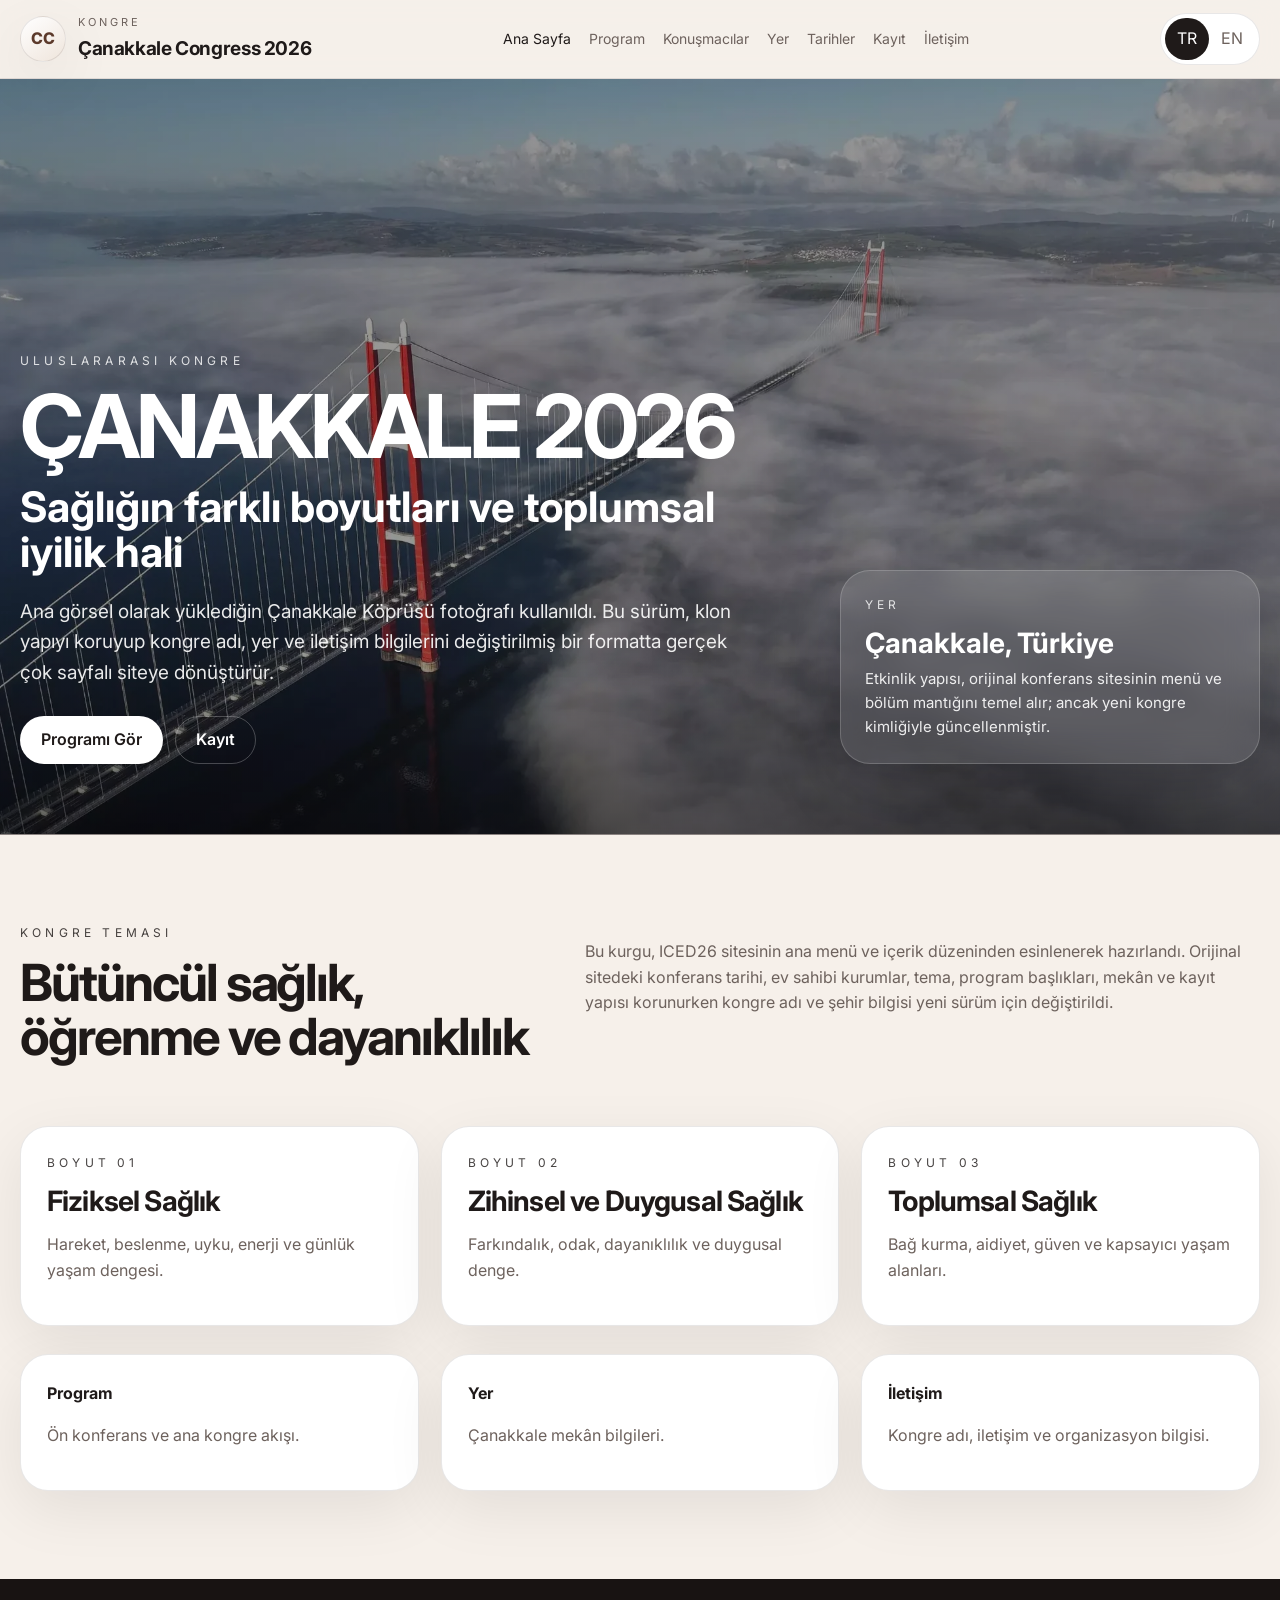
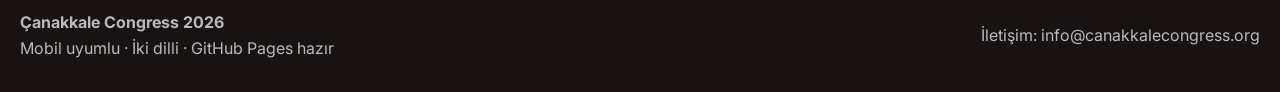
<file: index.html>
<!DOCTYPE html>
<html lang="tr" class="lang-tr">
<head>
  <meta charset="UTF-8" />
  <meta name="viewport" content="width=device-width, initial-scale=1.0" />
  <title>7th International Conference on
Different Aspects of Health</title>
  <meta name="description" content="Bilingual congress website template." />
  <link rel="preconnect" href="https://fonts.googleapis.com" />
  <link rel="preconnect" href="https://fonts.gstatic.com" crossorigin />
  <link href="https://fonts.googleapis.com/css2?family=Inter:wght@400;500;600;700;800&display=swap" rel="stylesheet" />
  <link rel="stylesheet" href="style.css" />
</head>
<body>
<header class="topbar">
  <div class="container topbar-inner">
    <a href="index.html" class="brand">
      <div class="brand-badge">CC</div>
      <div class="brand-text">
        <small><span data-lang-inline="tr">Kongre</span><span data-lang-inline="en">Congress</span></small>
        <strong>Çanakkale Congress 2026</strong>
      </div>
    </a>

    <nav class="desktop-nav">
      <a href="index.html" class="active"><span data-lang-inline="tr">Ana Sayfa</span><span data-lang-inline="en">Home</span></a>
      <a href="programme.html"><span data-lang-inline="tr">Program</span><span data-lang-inline="en">Programme</span></a>
      <a href="speakers.html"><span data-lang-inline="tr">Konuşmacılar</span><span data-lang-inline="en">Speakers</span></a>
      <a href="venue.html"><span data-lang-inline="tr">Yer</span><span data-lang-inline="en">Venue</span></a>
      <a href="dates.html"><span data-lang-inline="tr">Tarihler</span><span data-lang-inline="en">Dates</span></a>
      <a href="register.html"><span data-lang-inline="tr">Kayıt</span><span data-lang-inline="en">Register</span></a>
      <a href="contact.html"><span data-lang-inline="tr">İletişim</span><span data-lang-inline="en">Contact</span></a>
    </nav>

    <div class="topbar-actions">
      <div class="lang-switch" aria-label="Language switcher">
        <button id="langTR" class="active" type="button">TR</button>
        <button id="langEN" type="button">EN</button>
      </div>
      <button class="menu-toggle" id="menuToggle" type="button" aria-label="Menu">☰</button>
    </div>
  </div>

  <div class="container mobile-panel" id="mobilePanel">
    <nav>
      <a href="index.html"><span data-lang-inline="tr">Ana Sayfa</span><span data-lang-inline="en">Home</span></a>
      <a href="programme.html"><span data-lang-inline="tr">Program</span><span data-lang-inline="en">Programme</span></a>
      <a href="speakers.html"><span data-lang-inline="tr">Konuşmacılar</span><span data-lang-inline="en">Speakers</span></a>
      <a href="venue.html"><span data-lang-inline="tr">Yer</span><span data-lang-inline="en">Venue</span></a>
      <a href="dates.html"><span data-lang-inline="tr">Tarihler</span><span data-lang-inline="en">Dates</span></a>
      <a href="register.html"><span data-lang-inline="tr">Kayıt</span><span data-lang-inline="en">Register</span></a>
      <a href="contact.html"><span data-lang-inline="tr">İletişim</span><span data-lang-inline="en">Contact</span></a>
    </nav>
  </div>
</header>
<main>
  <section class="hero">
    <div class="container hero-inner">
      <div>
        <div class="eyebrow"><span data-lang-inline="tr">Uluslararası Kongre</span><span data-lang-inline="en">International Congress</span></div>
        <h1>ÇANAKKALE 2026</h1>
        <h2>
          <span data-lang="tr">Sağlığın farklı boyutları ve toplumsal iyilik hali</span>
          <span data-lang="en">Different dimensions of health and community wellbeing</span>
        </h2>
        <p>
          <span data-lang="tr">Ana görsel olarak yüklediğin Çanakkale Köprüsü fotoğrafı kullanıldı. Bu sürüm, klon yapıyı koruyup kongre adı, yer ve iletişim bilgilerini değiştirilmiş bir formatta gerçek çok sayfalı siteye dönüştürür.</span>
          <span data-lang="en">Your uploaded Çanakkale Bridge image is used as the hero visual. This version keeps the clone structure while turning the site into a real multi-page website with changed congress name, location, and contact details.</span>
        </p>
        <div class="hero-cta">
          <a class="btn btn-primary" href="programme.html"><span data-lang-inline="tr">Programı Gör</span><span data-lang-inline="en">View Programme</span></a>
          <a class="btn btn-secondary" href="register.html"><span data-lang-inline="tr">Kayıt</span><span data-lang-inline="en">Register</span></a>
        </div>
      </div>

      <aside class="hero-card">
        <div class="eyebrow"><span data-lang-inline="tr">Yer</span><span data-lang-inline="en">Location</span></div>
        <h3><span data-lang="tr">Çanakkale, Türkiye</span><span data-lang="en">Çanakkale, Türkiye</span></h3>
        <p>
          <span data-lang="tr">Etkinlik yapısı, orijinal konferans sitesinin menü ve bölüm mantığını temel alır; ancak yeni kongre kimliğiyle güncellenmiştir.</span>
          <span data-lang="en">The event structure follows the menu and section logic of the original conference site, but it is updated with a new congress identity.</span>
        </p>
      </aside>
    </div>
  </section>

  <section class="section">
    <div class="container">
      <div class="grid-2">
        <div class="section-head">
          <div class="eyebrow"><span data-lang-inline="tr">Kongre Teması</span><span data-lang-inline="en">Congress Theme</span></div>
          <h2><span data-lang="tr">Bütüncül sağlık, öğrenme ve dayanıklılık</span><span data-lang="en">Holistic health, learning, and resilience</span></h2>
        </div>
        <div>
          <p class="muted" data-lang="tr">Bu kurgu, ICED26 sitesinin ana menü ve içerik düzeninden esinlenerek hazırlandı. Orijinal sitedeki konferans tarihi, ev sahibi kurumlar, tema, program başlıkları, mekân ve kayıt yapısı korunurken kongre adı ve şehir bilgisi yeni sürüm için değiştirildi.</p>
          <p class="muted" data-lang="en">This setup is inspired by the main menu and content structure of the ICED26 website. The original site's conference timeline, hosting structure, theme hierarchy, programme, venue, and registration layout are preserved while the congress name and city have been changed for this version.</p>
        </div>
      </div>

      <div class="cards-3">
        <article class="card">
          <div class="eyebrow"><span data-lang-inline="tr">Boyut 01</span><span data-lang-inline="en">Dimension 01</span></div>
          <h3><span data-lang="tr">Fiziksel Sağlık</span><span data-lang="en">Physical Wellbeing</span></h3>
          <p><span data-lang="tr">Hareket, beslenme, uyku, enerji ve günlük yaşam dengesi.</span><span data-lang="en">Movement, nutrition, sleep, energy, and daily balance.</span></p>
        </article>
        <article class="card">
          <div class="eyebrow"><span data-lang-inline="tr">Boyut 02</span><span data-lang-inline="en">Dimension 02</span></div>
          <h3><span data-lang="tr">Zihinsel ve Duygusal Sağlık</span><span data-lang="en">Mental & Emotional Wellbeing</span></h3>
          <p><span data-lang="tr">Farkındalık, odak, dayanıklılık ve duygusal denge.</span><span data-lang="en">Awareness, focus, resilience, and emotional balance.</span></p>
        </article>
        <article class="card">
          <div class="eyebrow"><span data-lang-inline="tr">Boyut 03</span><span data-lang-inline="en">Dimension 03</span></div>
          <h3><span data-lang="tr">Toplumsal Sağlık</span><span data-lang="en">Community Wellbeing</span></h3>
          <p><span data-lang="tr">Bağ kurma, aidiyet, güven ve kapsayıcı yaşam alanları.</span><span data-lang="en">Connection, belonging, trust, and inclusive environments.</span></p>
        </article>
      </div>

      <div class="page-links" style="margin-top:28px;">
        <a href="programme.html" class="page-link"><strong><span data-lang-inline="tr">Program</span><span data-lang-inline="en">Programme</span></strong><p class="muted"><span data-lang="tr">Ön konferans ve ana kongre akışı.</span><span data-lang="en">Pre-conference and main congress flow.</span></p></a>
        <a href="venue.html" class="page-link"><strong><span data-lang-inline="tr">Yer</span><span data-lang-inline="en">Venue</span></strong><p class="muted"><span data-lang="tr">Çanakkale mekân bilgileri.</span><span data-lang="en">Çanakkale venue details.</span></p></a>
        <a href="contact.html" class="page-link"><strong><span data-lang-inline="tr">İletişim</span><span data-lang-inline="en">Contact</span></strong><p class="muted"><span data-lang="tr">Kongre adı, iletişim ve organizasyon bilgisi.</span><span data-lang="en">Congress name, contact, and organization details.</span></p></a>
      </div>
    </div>
  </section>
</main>
<footer class="footer">
  <div class="container footer-inner">
    <div>
      <strong>Çanakkale Congress 2026</strong>
      <div><span data-lang-inline="tr">Mobil uyumlu · İki dilli · GitHub Pages hazır</span><span data-lang-inline="en">Responsive · Bilingual · GitHub Pages ready</span></div>
    </div>
    <div><span data-lang-inline="tr">İletişim: info@canakkalecongress.org</span><span data-lang-inline="en">Contact: info@canakkalecongress.org</span></div>
  </div>
</footer>
<script src="script.js"></script>
</body>
</html>
</file>
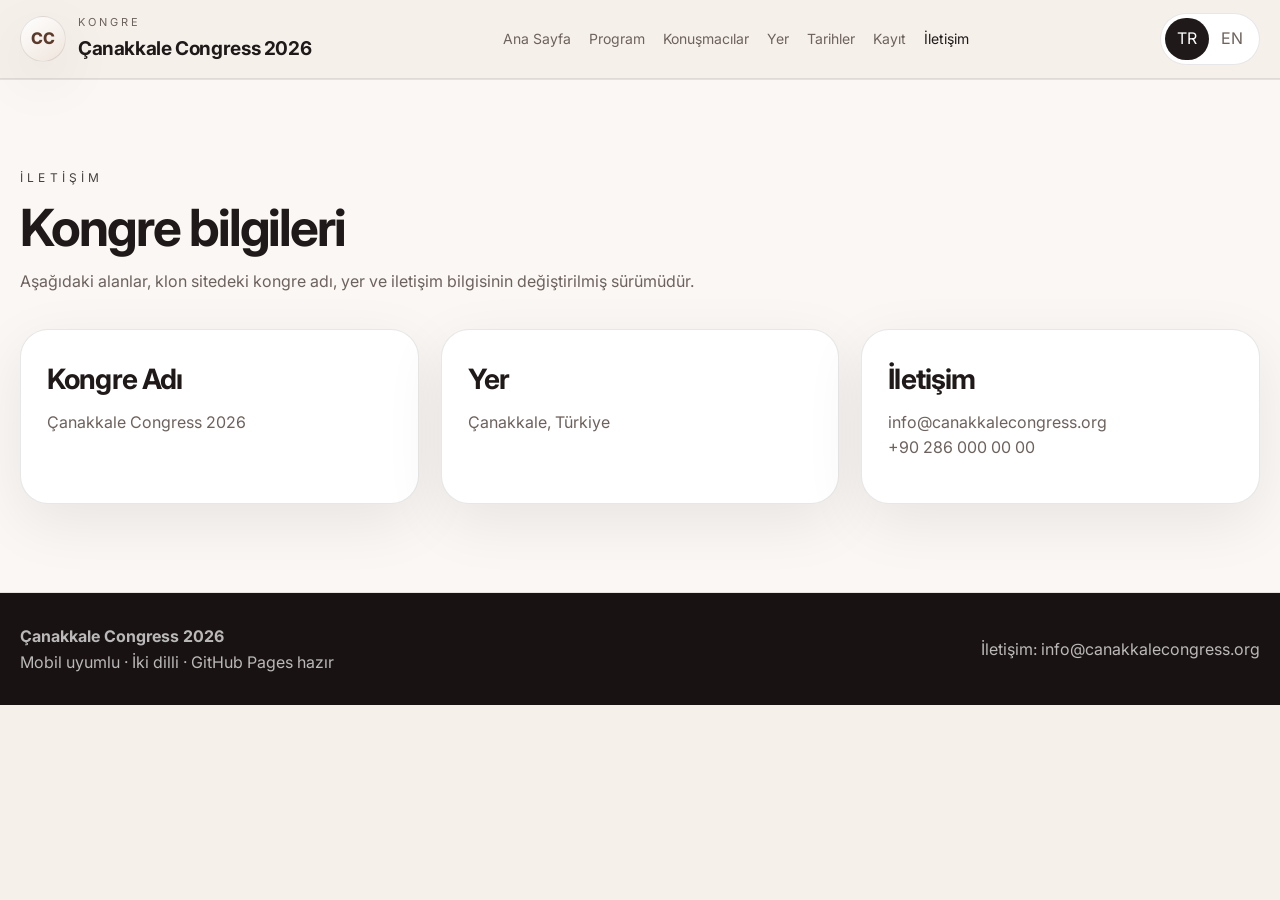
<file: contact.html>
<!DOCTYPE html>
<html lang="tr" class="lang-tr">
<head>
  <meta charset="UTF-8" />
  <meta name="viewport" content="width=device-width, initial-scale=1.0" />
  <title>Contact - Çanakkale Congress 2026</title>
  <meta name="description" content="Bilingual congress website template." />
  <link rel="preconnect" href="https://fonts.googleapis.com" />
  <link rel="preconnect" href="https://fonts.gstatic.com" crossorigin />
  <link href="https://fonts.googleapis.com/css2?family=Inter:wght@400;500;600;700;800&display=swap" rel="stylesheet" />
  <link rel="stylesheet" href="style.css" />
</head>
<body>
<header class="topbar">
  <div class="container topbar-inner">
    <a href="index.html" class="brand">
      <div class="brand-badge">CC</div>
      <div class="brand-text">
        <small><span data-lang-inline="tr">Kongre</span><span data-lang-inline="en">Congress</span></small>
        <strong>Çanakkale Congress 2026</strong>
      </div>
    </a>

    <nav class="desktop-nav">
      <a href="index.html"><span data-lang-inline="tr">Ana Sayfa</span><span data-lang-inline="en">Home</span></a>
      <a href="programme.html"><span data-lang-inline="tr">Program</span><span data-lang-inline="en">Programme</span></a>
      <a href="speakers.html"><span data-lang-inline="tr">Konuşmacılar</span><span data-lang-inline="en">Speakers</span></a>
      <a href="venue.html"><span data-lang-inline="tr">Yer</span><span data-lang-inline="en">Venue</span></a>
      <a href="dates.html"><span data-lang-inline="tr">Tarihler</span><span data-lang-inline="en">Dates</span></a>
      <a href="register.html"><span data-lang-inline="tr">Kayıt</span><span data-lang-inline="en">Register</span></a>
      <a href="contact.html" class="active"><span data-lang-inline="tr">İletişim</span><span data-lang-inline="en">Contact</span></a>
    </nav>

    <div class="topbar-actions">
      <div class="lang-switch" aria-label="Language switcher">
        <button id="langTR" class="active" type="button">TR</button>
        <button id="langEN" type="button">EN</button>
      </div>
      <button class="menu-toggle" id="menuToggle" type="button" aria-label="Menu">☰</button>
    </div>
  </div>

  <div class="container mobile-panel" id="mobilePanel">
    <nav>
      <a href="index.html"><span data-lang-inline="tr">Ana Sayfa</span><span data-lang-inline="en">Home</span></a>
      <a href="programme.html"><span data-lang-inline="tr">Program</span><span data-lang-inline="en">Programme</span></a>
      <a href="speakers.html"><span data-lang-inline="tr">Konuşmacılar</span><span data-lang-inline="en">Speakers</span></a>
      <a href="venue.html"><span data-lang-inline="tr">Yer</span><span data-lang-inline="en">Venue</span></a>
      <a href="dates.html"><span data-lang-inline="tr">Tarihler</span><span data-lang-inline="en">Dates</span></a>
      <a href="register.html"><span data-lang-inline="tr">Kayıt</span><span data-lang-inline="en">Register</span></a>
      <a href="contact.html"><span data-lang-inline="tr">İletişim</span><span data-lang-inline="en">Contact</span></a>
    </nav>
  </div>
</header>
<main class="section alt">
  <div class="container">
    <div class="section-head">
      <div class="eyebrow"><span data-lang-inline="tr">İletişim</span><span data-lang-inline="en">Contact</span></div>
      <h2><span data-lang="tr">Kongre bilgileri</span><span data-lang="en">Congress details</span></h2>
      <p><span data-lang="tr">Aşağıdaki alanlar, klon sitedeki kongre adı, yer ve iletişim bilgisinin değiştirilmiş sürümüdür.</span><span data-lang="en">The fields below are the changed versions of the congress name, location, and contact details from the cloned site.</span></p>
    </div>

    <div class="cards-3">
      <article class="card">
        <h3><span data-lang="tr">Kongre Adı</span><span data-lang="en">Congress Name</span></h3>
        <p>Çanakkale Congress 2026</p>
      </article>
      <article class="card">
        <h3><span data-lang="tr">Yer</span><span data-lang="en">Location</span></h3>
        <p><span data-lang="tr">Çanakkale, Türkiye</span><span data-lang="en">Çanakkale, Türkiye</span></p>
      </article>
      <article class="card">
        <h3><span data-lang="tr">İletişim</span><span data-lang="en">Contact</span></h3>
        <p>info@canakkalecongress.org<br />+90 286 000 00 00</p>
      </article>
    </div>
  </div>
</main>
<footer class="footer">
  <div class="container footer-inner">
    <div>
      <strong>Çanakkale Congress 2026</strong>
      <div><span data-lang-inline="tr">Mobil uyumlu · İki dilli · GitHub Pages hazır</span><span data-lang-inline="en">Responsive · Bilingual · GitHub Pages ready</span></div>
    </div>
    <div><span data-lang-inline="tr">İletişim: info@canakkalecongress.org</span><span data-lang-inline="en">Contact: info@canakkalecongress.org</span></div>
  </div>
</footer>
<script src="script.js"></script>
</body>
</html>
</file>
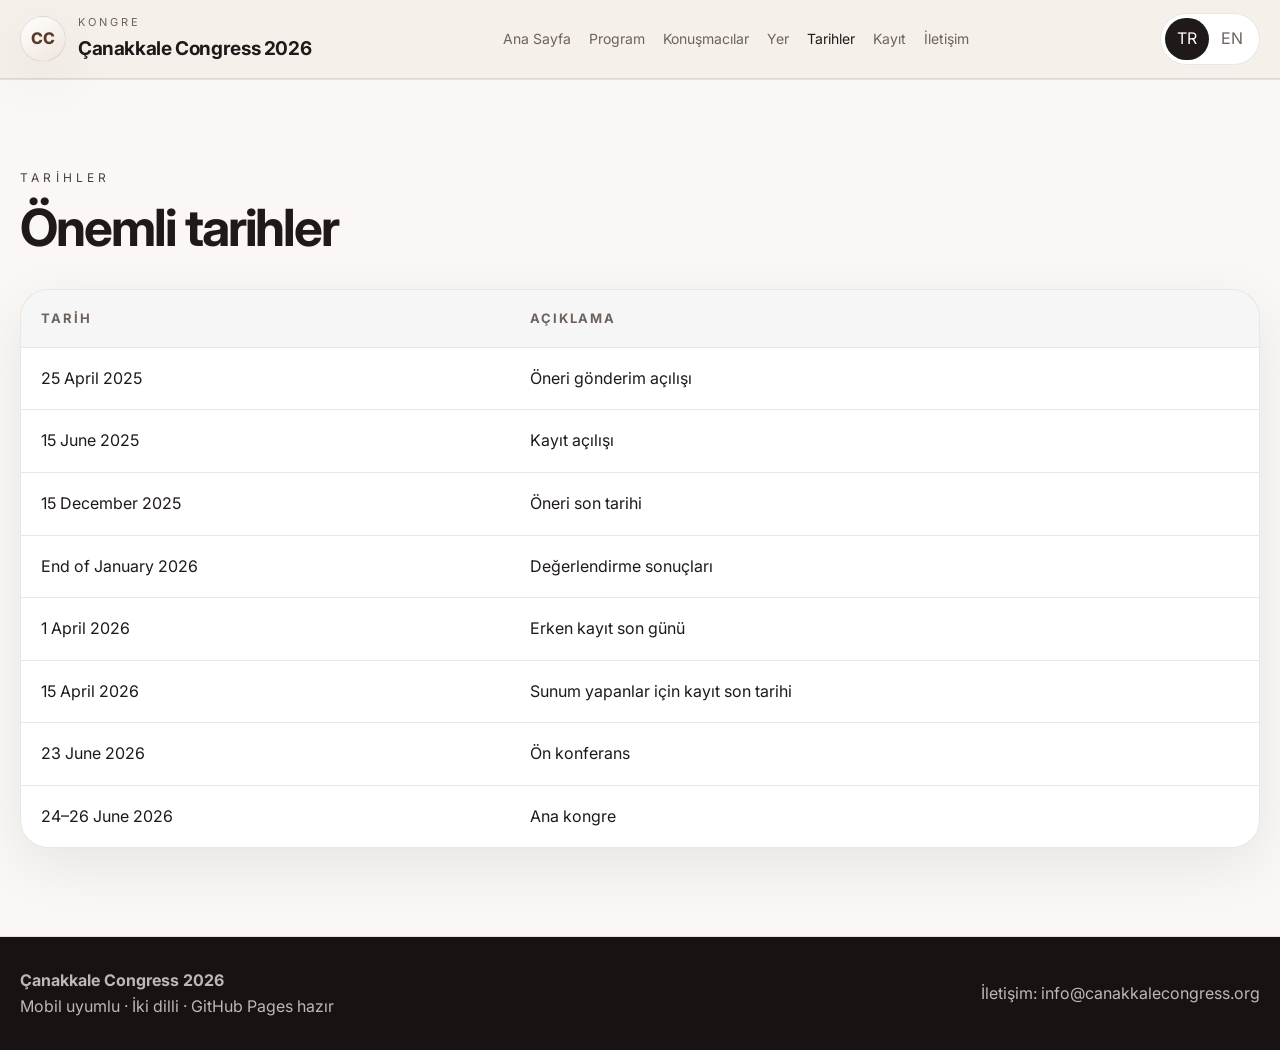
<file: dates.html>
<!DOCTYPE html>
<html lang="tr" class="lang-tr">
<head>
  <meta charset="UTF-8" />
  <meta name="viewport" content="width=device-width, initial-scale=1.0" />
  <title>Dates - Çanakkale Congress 2026</title>
  <meta name="description" content="Bilingual congress website template." />
  <link rel="preconnect" href="https://fonts.googleapis.com" />
  <link rel="preconnect" href="https://fonts.gstatic.com" crossorigin />
  <link href="https://fonts.googleapis.com/css2?family=Inter:wght@400;500;600;700;800&display=swap" rel="stylesheet" />
  <link rel="stylesheet" href="style.css" />
</head>
<body>
<header class="topbar">
  <div class="container topbar-inner">
    <a href="index.html" class="brand">
      <div class="brand-badge">CC</div>
      <div class="brand-text">
        <small><span data-lang-inline="tr">Kongre</span><span data-lang-inline="en">Congress</span></small>
        <strong>Çanakkale Congress 2026</strong>
      </div>
    </a>

    <nav class="desktop-nav">
      <a href="index.html"><span data-lang-inline="tr">Ana Sayfa</span><span data-lang-inline="en">Home</span></a>
      <a href="programme.html"><span data-lang-inline="tr">Program</span><span data-lang-inline="en">Programme</span></a>
      <a href="speakers.html"><span data-lang-inline="tr">Konuşmacılar</span><span data-lang-inline="en">Speakers</span></a>
      <a href="venue.html"><span data-lang-inline="tr">Yer</span><span data-lang-inline="en">Venue</span></a>
      <a href="dates.html" class="active"><span data-lang-inline="tr">Tarihler</span><span data-lang-inline="en">Dates</span></a>
      <a href="register.html"><span data-lang-inline="tr">Kayıt</span><span data-lang-inline="en">Register</span></a>
      <a href="contact.html"><span data-lang-inline="tr">İletişim</span><span data-lang-inline="en">Contact</span></a>
    </nav>

    <div class="topbar-actions">
      <div class="lang-switch" aria-label="Language switcher">
        <button id="langTR" class="active" type="button">TR</button>
        <button id="langEN" type="button">EN</button>
      </div>
      <button class="menu-toggle" id="menuToggle" type="button" aria-label="Menu">☰</button>
    </div>
  </div>

  <div class="container mobile-panel" id="mobilePanel">
    <nav>
      <a href="index.html"><span data-lang-inline="tr">Ana Sayfa</span><span data-lang-inline="en">Home</span></a>
      <a href="programme.html"><span data-lang-inline="tr">Program</span><span data-lang-inline="en">Programme</span></a>
      <a href="speakers.html"><span data-lang-inline="tr">Konuşmacılar</span><span data-lang-inline="en">Speakers</span></a>
      <a href="venue.html"><span data-lang-inline="tr">Yer</span><span data-lang-inline="en">Venue</span></a>
      <a href="dates.html"><span data-lang-inline="tr">Tarihler</span><span data-lang-inline="en">Dates</span></a>
      <a href="register.html"><span data-lang-inline="tr">Kayıt</span><span data-lang-inline="en">Register</span></a>
      <a href="contact.html"><span data-lang-inline="tr">İletişim</span><span data-lang-inline="en">Contact</span></a>
    </nav>
  </div>
</header>
<main class="section alt">
  <div class="container">
    <div class="section-head">
      <div class="eyebrow"><span data-lang-inline="tr">Tarihler</span><span data-lang-inline="en">Dates</span></div>
      <h2><span data-lang="tr">Önemli tarihler</span><span data-lang="en">Important dates</span></h2>
    </div>

    <div class="table-wrap">
      <table>
        <thead>
          <tr>
            <th><span data-lang-inline="tr">Tarih</span><span data-lang-inline="en">Date</span></th>
            <th><span data-lang-inline="tr">Açıklama</span><span data-lang-inline="en">Description</span></th>
          </tr>
        </thead>
        <tbody>
          <tr><td>25 April 2025</td><td><span data-lang="tr">Öneri gönderim açılışı</span><span data-lang="en">Proposal submission opens</span></td></tr>
          <tr><td>15 June 2025</td><td><span data-lang="tr">Kayıt açılışı</span><span data-lang="en">Registration opens</span></td></tr>
          <tr><td>15 December 2025</td><td><span data-lang="tr">Öneri son tarihi</span><span data-lang="en">Proposal submission deadline</span></td></tr>
          <tr><td>End of January 2026</td><td><span data-lang="tr">Değerlendirme sonuçları</span><span data-lang="en">Evaluation results and acceptance notices</span></td></tr>
          <tr><td>1 April 2026</td><td><span data-lang="tr">Erken kayıt son günü</span><span data-lang="en">Early bird deadline</span></td></tr>
          <tr><td>15 April 2026</td><td><span data-lang="tr">Sunum yapanlar için kayıt son tarihi</span><span data-lang="en">Presenter registration deadline</span></td></tr>
          <tr><td>23 June 2026</td><td><span data-lang="tr">Ön konferans</span><span data-lang="en">Pre-conference</span></td></tr>
          <tr><td>24–26 June 2026</td><td><span data-lang="tr">Ana kongre</span><span data-lang="en">Main congress</span></td></tr>
        </tbody>
      </table>
    </div>
  </div>
</main>
<footer class="footer">
  <div class="container footer-inner">
    <div>
      <strong>Çanakkale Congress 2026</strong>
      <div><span data-lang-inline="tr">Mobil uyumlu · İki dilli · GitHub Pages hazır</span><span data-lang-inline="en">Responsive · Bilingual · GitHub Pages ready</span></div>
    </div>
    <div><span data-lang-inline="tr">İletişim: info@canakkalecongress.org</span><span data-lang-inline="en">Contact: info@canakkalecongress.org</span></div>
  </div>
</footer>
<script src="script.js"></script>
</body>
</html>
</file>
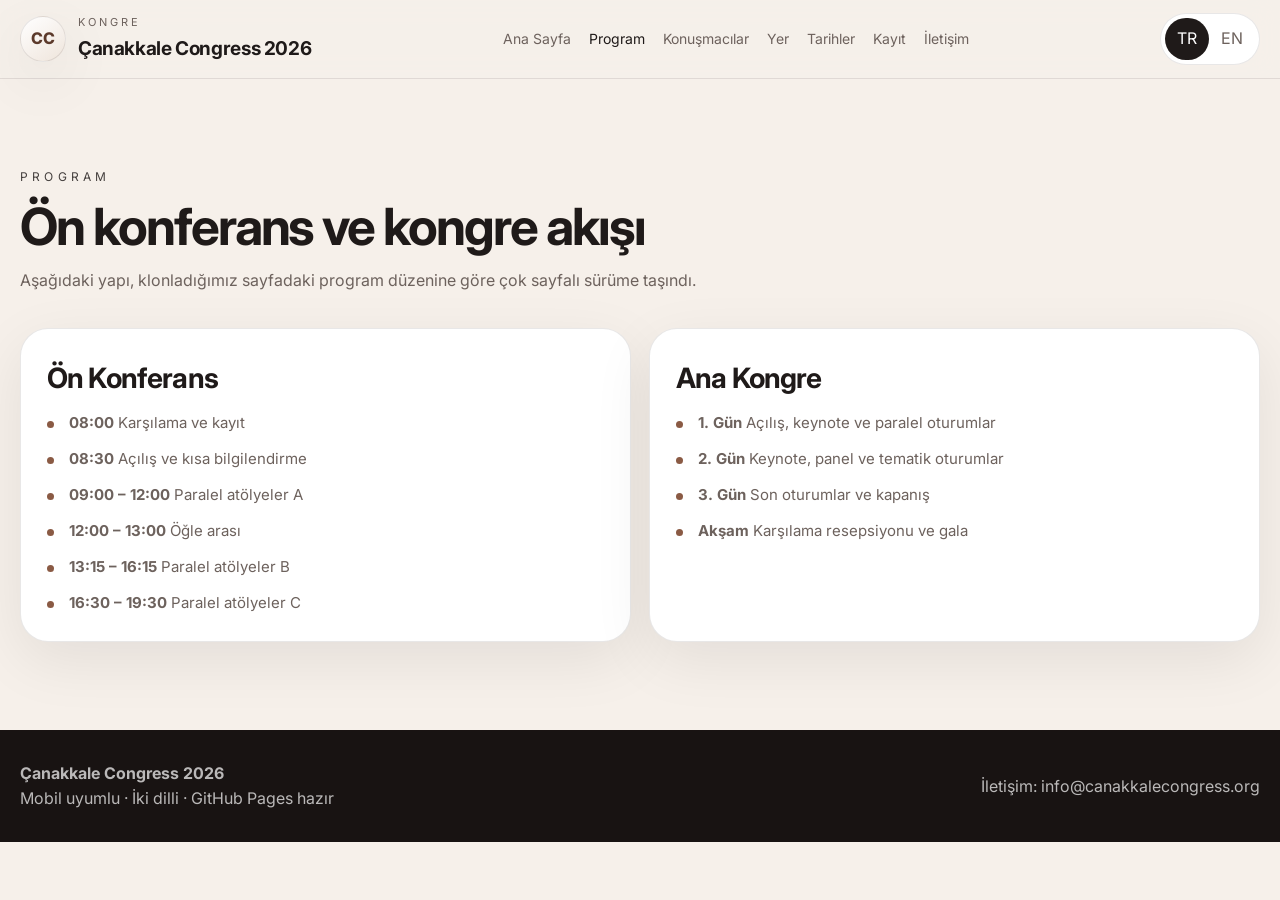
<file: programme.html>
<!DOCTYPE html>
<html lang="tr" class="lang-tr">
<head>
  <meta charset="UTF-8" />
  <meta name="viewport" content="width=device-width, initial-scale=1.0" />
  <title>Programme - Çanakkale Congress 2026</title>
  <meta name="description" content="Bilingual congress website template." />
  <link rel="preconnect" href="https://fonts.googleapis.com" />
  <link rel="preconnect" href="https://fonts.gstatic.com" crossorigin />
  <link href="https://fonts.googleapis.com/css2?family=Inter:wght@400;500;600;700;800&display=swap" rel="stylesheet" />
  <link rel="stylesheet" href="style.css" />
</head>
<body>
<header class="topbar">
  <div class="container topbar-inner">
    <a href="index.html" class="brand">
      <div class="brand-badge">CC</div>
      <div class="brand-text">
        <small><span data-lang-inline="tr">Kongre</span><span data-lang-inline="en">Congress</span></small>
        <strong>Çanakkale Congress 2026</strong>
      </div>
    </a>

    <nav class="desktop-nav">
      <a href="index.html"><span data-lang-inline="tr">Ana Sayfa</span><span data-lang-inline="en">Home</span></a>
      <a href="programme.html" class="active"><span data-lang-inline="tr">Program</span><span data-lang-inline="en">Programme</span></a>
      <a href="speakers.html"><span data-lang-inline="tr">Konuşmacılar</span><span data-lang-inline="en">Speakers</span></a>
      <a href="venue.html"><span data-lang-inline="tr">Yer</span><span data-lang-inline="en">Venue</span></a>
      <a href="dates.html"><span data-lang-inline="tr">Tarihler</span><span data-lang-inline="en">Dates</span></a>
      <a href="register.html"><span data-lang-inline="tr">Kayıt</span><span data-lang-inline="en">Register</span></a>
      <a href="contact.html"><span data-lang-inline="tr">İletişim</span><span data-lang-inline="en">Contact</span></a>
    </nav>

    <div class="topbar-actions">
      <div class="lang-switch" aria-label="Language switcher">
        <button id="langTR" class="active" type="button">TR</button>
        <button id="langEN" type="button">EN</button>
      </div>
      <button class="menu-toggle" id="menuToggle" type="button" aria-label="Menu">☰</button>
    </div>
  </div>

  <div class="container mobile-panel" id="mobilePanel">
    <nav>
      <a href="index.html"><span data-lang-inline="tr">Ana Sayfa</span><span data-lang-inline="en">Home</span></a>
      <a href="programme.html"><span data-lang-inline="tr">Program</span><span data-lang-inline="en">Programme</span></a>
      <a href="speakers.html"><span data-lang-inline="tr">Konuşmacılar</span><span data-lang-inline="en">Speakers</span></a>
      <a href="venue.html"><span data-lang-inline="tr">Yer</span><span data-lang-inline="en">Venue</span></a>
      <a href="dates.html"><span data-lang-inline="tr">Tarihler</span><span data-lang-inline="en">Dates</span></a>
      <a href="register.html"><span data-lang-inline="tr">Kayıt</span><span data-lang-inline="en">Register</span></a>
      <a href="contact.html"><span data-lang-inline="tr">İletişim</span><span data-lang-inline="en">Contact</span></a>
    </nav>
  </div>
</header>
<main class="section">
  <div class="container">
    <div class="section-head">
      <div class="eyebrow"><span data-lang-inline="tr">Program</span><span data-lang-inline="en">Programme</span></div>
      <h2><span data-lang="tr">Ön konferans ve kongre akışı</span><span data-lang="en">Pre-conference and congress flow</span></h2>
      <p><span data-lang="tr">Aşağıdaki yapı, klonladığımız sayfadaki program düzenine göre çok sayfalı sürüme taşındı.</span><span data-lang="en">The structure below carries the programme layout from the cloned site into a real multi-page version.</span></p>
    </div>

    <div class="schedule">
      <article class="card">
        <h3><span data-lang="tr">Ön Konferans</span><span data-lang="en">Pre-Conference</span></h3>
        <ul class="list">
          <li><span class="dot"></span><span><strong>08:00</strong> <span data-lang-inline="tr">Karşılama ve kayıt</span><span data-lang-inline="en">Welcome and registration</span></span></li>
          <li><span class="dot"></span><span><strong>08:30</strong> <span data-lang-inline="tr">Açılış ve kısa bilgilendirme</span><span data-lang-inline="en">Opening and brief instructions</span></span></li>
          <li><span class="dot"></span><span><strong>09:00 – 12:00</strong> <span data-lang-inline="tr">Paralel atölyeler A</span><span data-lang-inline="en">Parallel workshops A</span></span></li>
          <li><span class="dot"></span><span><strong>12:00 – 13:00</strong> <span data-lang-inline="tr">Öğle arası</span><span data-lang-inline="en">Lunch</span></span></li>
          <li><span class="dot"></span><span><strong>13:15 – 16:15</strong> <span data-lang-inline="tr">Paralel atölyeler B</span><span data-lang-inline="en">Parallel workshops B</span></span></li>
          <li><span class="dot"></span><span><strong>16:30 – 19:30</strong> <span data-lang-inline="tr">Paralel atölyeler C</span><span data-lang-inline="en">Parallel workshops C</span></span></li>
        </ul>
      </article>

      <article class="card">
        <h3><span data-lang="tr">Ana Kongre</span><span data-lang="en">Main Congress</span></h3>
        <ul class="list">
          <li><span class="dot"></span><span><strong>1. Gün</strong> <span data-lang-inline="tr">Açılış, keynote ve paralel oturumlar</span><span data-lang-inline="en">Opening, keynote, and parallel sessions</span></span></li>
          <li><span class="dot"></span><span><strong>2. Gün</strong> <span data-lang-inline="tr">Keynote, panel ve tematik oturumlar</span><span data-lang-inline="en">Keynote, panel, and thematic sessions</span></span></li>
          <li><span class="dot"></span><span><strong>3. Gün</strong> <span data-lang-inline="tr">Son oturumlar ve kapanış</span><span data-lang-inline="en">Final sessions and closing</span></span></li>
          <li><span class="dot"></span><span><strong>Akşam</strong> <span data-lang-inline="tr">Karşılama resepsiyonu ve gala</span><span data-lang-inline="en">Welcome reception and gala dinner</span></span></li>
        </ul>
      </article>
    </div>
  </div>
</main>
<footer class="footer">
  <div class="container footer-inner">
    <div>
      <strong>Çanakkale Congress 2026</strong>
      <div><span data-lang-inline="tr">Mobil uyumlu · İki dilli · GitHub Pages hazır</span><span data-lang-inline="en">Responsive · Bilingual · GitHub Pages ready</span></div>
    </div>
    <div><span data-lang-inline="tr">İletişim: info@canakkalecongress.org</span><span data-lang-inline="en">Contact: info@canakkalecongress.org</span></div>
  </div>
</footer>
<script src="script.js"></script>
</body>
</html>
</file>
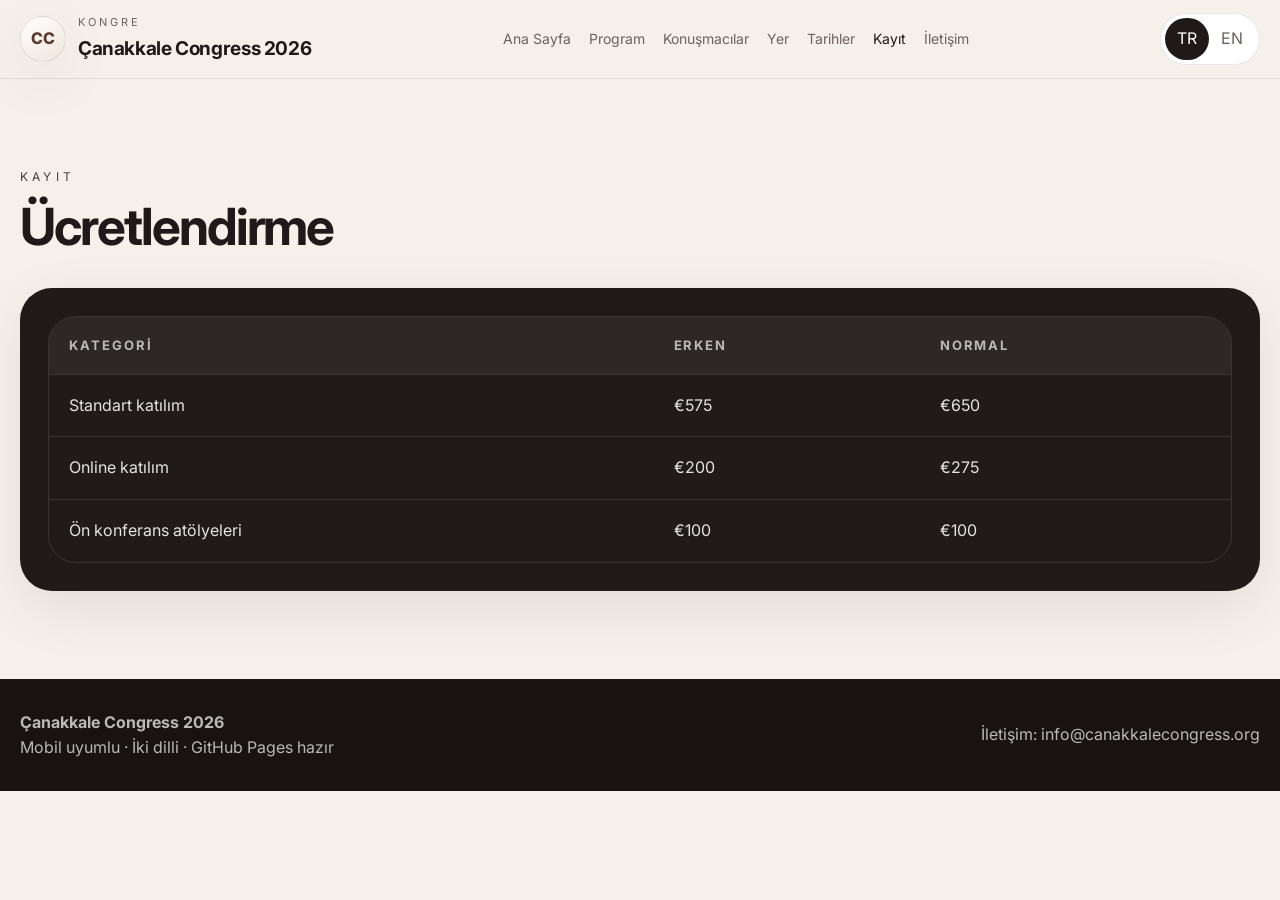
<file: register.html>
<!DOCTYPE html>
<html lang="tr" class="lang-tr">
<head>
  <meta charset="UTF-8" />
  <meta name="viewport" content="width=device-width, initial-scale=1.0" />
  <title>Register - Çanakkale Congress 2026</title>
  <meta name="description" content="Bilingual congress website template." />
  <link rel="preconnect" href="https://fonts.googleapis.com" />
  <link rel="preconnect" href="https://fonts.gstatic.com" crossorigin />
  <link href="https://fonts.googleapis.com/css2?family=Inter:wght@400;500;600;700;800&display=swap" rel="stylesheet" />
  <link rel="stylesheet" href="style.css" />
</head>
<body>
<header class="topbar">
  <div class="container topbar-inner">
    <a href="index.html" class="brand">
      <div class="brand-badge">CC</div>
      <div class="brand-text">
        <small><span data-lang-inline="tr">Kongre</span><span data-lang-inline="en">Congress</span></small>
        <strong>Çanakkale Congress 2026</strong>
      </div>
    </a>

    <nav class="desktop-nav">
      <a href="index.html"><span data-lang-inline="tr">Ana Sayfa</span><span data-lang-inline="en">Home</span></a>
      <a href="programme.html"><span data-lang-inline="tr">Program</span><span data-lang-inline="en">Programme</span></a>
      <a href="speakers.html"><span data-lang-inline="tr">Konuşmacılar</span><span data-lang-inline="en">Speakers</span></a>
      <a href="venue.html"><span data-lang-inline="tr">Yer</span><span data-lang-inline="en">Venue</span></a>
      <a href="dates.html"><span data-lang-inline="tr">Tarihler</span><span data-lang-inline="en">Dates</span></a>
      <a href="register.html" class="active"><span data-lang-inline="tr">Kayıt</span><span data-lang-inline="en">Register</span></a>
      <a href="contact.html"><span data-lang-inline="tr">İletişim</span><span data-lang-inline="en">Contact</span></a>
    </nav>

    <div class="topbar-actions">
      <div class="lang-switch" aria-label="Language switcher">
        <button id="langTR" class="active" type="button">TR</button>
        <button id="langEN" type="button">EN</button>
      </div>
      <button class="menu-toggle" id="menuToggle" type="button" aria-label="Menu">☰</button>
    </div>
  </div>

  <div class="container mobile-panel" id="mobilePanel">
    <nav>
      <a href="index.html"><span data-lang-inline="tr">Ana Sayfa</span><span data-lang-inline="en">Home</span></a>
      <a href="programme.html"><span data-lang-inline="tr">Program</span><span data-lang-inline="en">Programme</span></a>
      <a href="speakers.html"><span data-lang-inline="tr">Konuşmacılar</span><span data-lang-inline="en">Speakers</span></a>
      <a href="venue.html"><span data-lang-inline="tr">Yer</span><span data-lang-inline="en">Venue</span></a>
      <a href="dates.html"><span data-lang-inline="tr">Tarihler</span><span data-lang-inline="en">Dates</span></a>
      <a href="register.html"><span data-lang-inline="tr">Kayıt</span><span data-lang-inline="en">Register</span></a>
      <a href="contact.html"><span data-lang-inline="tr">İletişim</span><span data-lang-inline="en">Contact</span></a>
    </nav>
  </div>
</header>
<main class="section">
  <div class="container">
    <div class="section-head">
      <div class="eyebrow"><span data-lang-inline="tr">Kayıt</span><span data-lang-inline="en">Register</span></div>
      <h2><span data-lang="tr">Ücretlendirme</span><span data-lang="en">Pricing</span></h2>
    </div>

    <div class="pricing">
      <div class="table-wrap">
        <table>
          <thead>
            <tr>
              <th><span data-lang-inline="tr">Kategori</span><span data-lang-inline="en">Category</span></th>
              <th><span data-lang-inline="tr">Erken</span><span data-lang-inline="en">Early</span></th>
              <th><span data-lang-inline="tr">Normal</span><span data-lang-inline="en">Regular</span></th>
            </tr>
          </thead>
          <tbody>
            <tr><td><span data-lang="tr">Standart katılım</span><span data-lang="en">Standard attendance</span></td><td>€575</td><td>€650</td></tr>
            <tr><td><span data-lang="tr">Online katılım</span><span data-lang="en">Online attendance</span></td><td>€200</td><td>€275</td></tr>
            <tr><td><span data-lang="tr">Ön konferans atölyeleri</span><span data-lang="en">Pre-conference workshops</span></td><td>€100</td><td>€100</td></tr>
          </tbody>
        </table>
      </div>
    </div>
  </div>
</main>
<footer class="footer">
  <div class="container footer-inner">
    <div>
      <strong>Çanakkale Congress 2026</strong>
      <div><span data-lang-inline="tr">Mobil uyumlu · İki dilli · GitHub Pages hazır</span><span data-lang-inline="en">Responsive · Bilingual · GitHub Pages ready</span></div>
    </div>
    <div><span data-lang-inline="tr">İletişim: info@canakkalecongress.org</span><span data-lang-inline="en">Contact: info@canakkalecongress.org</span></div>
  </div>
</footer>
<script src="script.js"></script>
</body>
</html>
</file>
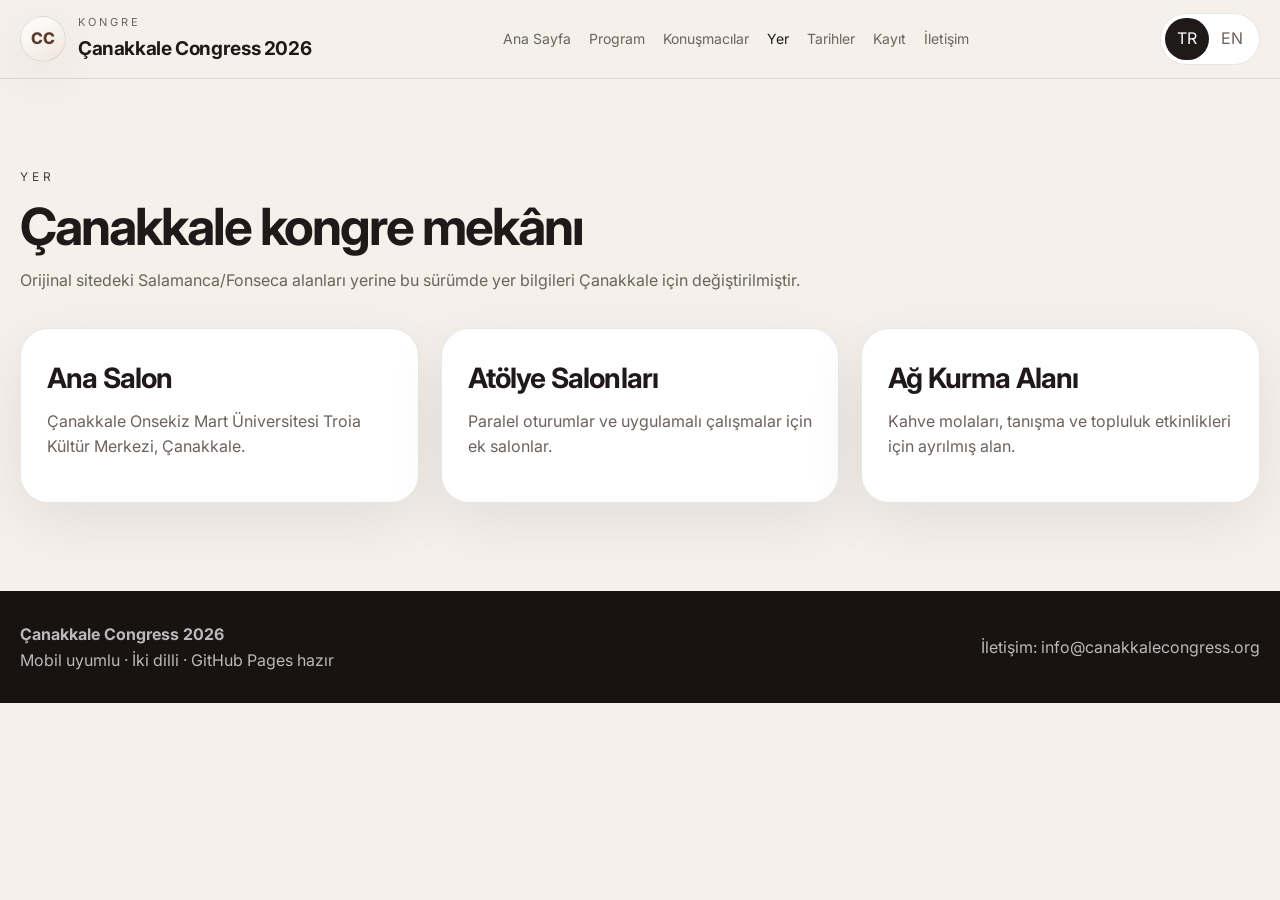
<file: venue.html>
<!DOCTYPE html>
<html lang="tr" class="lang-tr">
<head>
  <meta charset="UTF-8" />
  <meta name="viewport" content="width=device-width, initial-scale=1.0" />
  <title>Venue - Çanakkale Congress 2026</title>
  <meta name="description" content="Bilingual congress website template." />
  <link rel="preconnect" href="https://fonts.googleapis.com" />
  <link rel="preconnect" href="https://fonts.gstatic.com" crossorigin />
  <link href="https://fonts.googleapis.com/css2?family=Inter:wght@400;500;600;700;800&display=swap" rel="stylesheet" />
  <link rel="stylesheet" href="style.css" />
</head>
<body>
<header class="topbar">
  <div class="container topbar-inner">
    <a href="index.html" class="brand">
      <div class="brand-badge">CC</div>
      <div class="brand-text">
        <small><span data-lang-inline="tr">Kongre</span><span data-lang-inline="en">Congress</span></small>
        <strong>Çanakkale Congress 2026</strong>
      </div>
    </a>

    <nav class="desktop-nav">
      <a href="index.html"><span data-lang-inline="tr">Ana Sayfa</span><span data-lang-inline="en">Home</span></a>
      <a href="programme.html"><span data-lang-inline="tr">Program</span><span data-lang-inline="en">Programme</span></a>
      <a href="speakers.html"><span data-lang-inline="tr">Konuşmacılar</span><span data-lang-inline="en">Speakers</span></a>
      <a href="venue.html" class="active"><span data-lang-inline="tr">Yer</span><span data-lang-inline="en">Venue</span></a>
      <a href="dates.html"><span data-lang-inline="tr">Tarihler</span><span data-lang-inline="en">Dates</span></a>
      <a href="register.html"><span data-lang-inline="tr">Kayıt</span><span data-lang-inline="en">Register</span></a>
      <a href="contact.html"><span data-lang-inline="tr">İletişim</span><span data-lang-inline="en">Contact</span></a>
    </nav>

    <div class="topbar-actions">
      <div class="lang-switch" aria-label="Language switcher">
        <button id="langTR" class="active" type="button">TR</button>
        <button id="langEN" type="button">EN</button>
      </div>
      <button class="menu-toggle" id="menuToggle" type="button" aria-label="Menu">☰</button>
    </div>
  </div>

  <div class="container mobile-panel" id="mobilePanel">
    <nav>
      <a href="index.html"><span data-lang-inline="tr">Ana Sayfa</span><span data-lang-inline="en">Home</span></a>
      <a href="programme.html"><span data-lang-inline="tr">Program</span><span data-lang-inline="en">Programme</span></a>
      <a href="speakers.html"><span data-lang-inline="tr">Konuşmacılar</span><span data-lang-inline="en">Speakers</span></a>
      <a href="venue.html"><span data-lang-inline="tr">Yer</span><span data-lang-inline="en">Venue</span></a>
      <a href="dates.html"><span data-lang-inline="tr">Tarihler</span><span data-lang-inline="en">Dates</span></a>
      <a href="register.html"><span data-lang-inline="tr">Kayıt</span><span data-lang-inline="en">Register</span></a>
      <a href="contact.html"><span data-lang-inline="tr">İletişim</span><span data-lang-inline="en">Contact</span></a>
    </nav>
  </div>
</header>
<main class="section">
  <div class="container">
    <div class="section-head">
      <div class="eyebrow"><span data-lang-inline="tr">Yer</span><span data-lang-inline="en">Venue</span></div>
      <h2><span data-lang="tr">Çanakkale kongre mekânı</span><span data-lang="en">Çanakkale congress venue</span></h2>
      <p><span data-lang="tr">Orijinal sitedeki Salamanca/Fonseca alanları yerine bu sürümde yer bilgileri Çanakkale için değiştirilmiştir.</span><span data-lang="en">Instead of the Salamanca/Fonseca venues on the original site, this version changes the location details to Çanakkale.</span></p>
    </div>

    <div class="cards-3">
      <article class="card">
        <h3><span data-lang="tr">Ana Salon</span><span data-lang="en">Main Hall</span></h3>
        <p><span data-lang="tr">Çanakkale Onsekiz Mart Üniversitesi Troia Kültür Merkezi, Çanakkale.</span><span data-lang="en">Çanakkale Onsekiz Mart University Troia Cultural Center, Çanakkale.</span></p>
      </article>
      <article class="card">
        <h3><span data-lang="tr">Atölye Salonları</span><span data-lang="en">Workshop Rooms</span></h3>
        <p><span data-lang="tr">Paralel oturumlar ve uygulamalı çalışmalar için ek salonlar.</span><span data-lang="en">Additional rooms for parallel sessions and hands-on workshops.</span></p>
      </article>
      <article class="card">
        <h3><span data-lang="tr">Ağ Kurma Alanı</span><span data-lang="en">Networking Lounge</span></h3>
        <p><span data-lang="tr">Kahve molaları, tanışma ve topluluk etkinlikleri için ayrılmış alan.</span><span data-lang="en">Dedicated space for coffee breaks, networking, and community gatherings.</span></p>
      </article>
    </div>
  </div>
</main>
<footer class="footer">
  <div class="container footer-inner">
    <div>
      <strong>Çanakkale Congress 2026</strong>
      <div><span data-lang-inline="tr">Mobil uyumlu · İki dilli · GitHub Pages hazır</span><span data-lang-inline="en">Responsive · Bilingual · GitHub Pages ready</span></div>
    </div>
    <div><span data-lang-inline="tr">İletişim: info@canakkalecongress.org</span><span data-lang-inline="en">Contact: info@canakkalecongress.org</span></div>
  </div>
</footer>
<script src="script.js"></script>
</body>
</html>
</file>
<file: style.css>
:root {
  --bg: #f6f0ea;
  --surface: #fffaf6;
  --card: #ffffff;
  --text: #1f1a19;
  --muted: #6d625d;
  --accent: #8a5a44;
  --accent-dark: #5c3a2b;
  --line: rgba(31, 26, 25, 0.1);
  --hero-overlay: rgba(15, 11, 10, 0.42);
  --shadow: 0 18px 60px rgba(0, 0, 0, 0.08);
  --radius: 28px;
  --max: 1240px;
}

* { box-sizing: border-box; }
html { scroll-behavior: smooth; }
body {
  margin: 0;
  font-family: "Inter", ui-sans-serif, system-ui, -apple-system, BlinkMacSystemFont, "Segoe UI", sans-serif;
  color: var(--text);
  background: var(--bg);
  line-height: 1.6;
}
img { max-width: 100%; display: block; }
a { color: inherit; text-decoration: none; }
button { font: inherit; }
.container { width: min(var(--max), calc(100% - 32px)); margin: 0 auto; }

.topbar {
  position: sticky; top: 0; z-index: 1000; backdrop-filter: blur(14px);
  background: rgba(246, 240, 234, 0.9); border-bottom: 1px solid var(--line);
}
.topbar-inner {
  display: flex; align-items: center; justify-content: space-between; gap: 20px; min-height: 78px;
}
.brand { display: flex; align-items: center; gap: 12px; min-width: 0; }
.brand-badge {
  width: 46px; height: 46px; border-radius: 50%;
  background: linear-gradient(145deg, #ffffff, #efe5dc);
  border: 1px solid var(--line); box-shadow: var(--shadow);
  display: grid; place-items: center; font-weight: 800; color: var(--accent-dark);
}
.brand-text small {
  display: block; font-size: 11px; letter-spacing: .28em; text-transform: uppercase; color: var(--muted); margin-bottom: 2px;
}
.brand-text strong { display: block; font-size: 19px; letter-spacing: -.02em; }
.desktop-nav { display: flex; align-items: center; gap: 18px; flex-wrap: wrap; justify-content: flex-end; }
.desktop-nav a { font-size: 14px; color: var(--muted); transition: .2s ease; }
.desktop-nav a:hover, .desktop-nav a.active { color: var(--text); }

.topbar-actions { display: flex; align-items: center; gap: 10px; }
.lang-switch {
  display: inline-flex; border: 1px solid var(--line); border-radius: 999px; padding: 4px; background: #fff;
}
.lang-switch button {
  border: 0; background: transparent; border-radius: 999px; padding: 8px 12px; cursor: pointer; color: var(--muted);
}
.lang-switch button.active { background: var(--text); color: #fff; }
.menu-toggle {
  display: none; width: 44px; height: 44px; border-radius: 50%; border: 1px solid var(--line); background: #fff; cursor: pointer;
}
.mobile-panel { display: none; border-top: 1px solid var(--line); padding: 14px 0 18px; }
.mobile-panel.open { display: block; }
.mobile-panel nav { display: grid; gap: 10px; }
.mobile-panel a {
  padding: 12px 14px; border-radius: 16px; background: rgba(255,255,255,.72); border: 1px solid var(--line); color: var(--muted);
}

.hero {
  position: relative; min-height: 84vh; display: grid; align-items: end; overflow: hidden; border-bottom: 1px solid var(--line);
  background:
    linear-gradient(var(--hero-overlay), var(--hero-overlay)),
    url("canakkale.webp") center/cover no-repeat;
  color: #fff;
}
.hero::after {
  content: ""; position: absolute; inset: auto 0 0 0; height: 180px;
  background: linear-gradient(to top, rgba(0,0,0,.35), transparent); pointer-events: none;
}
.hero-inner {
  position: relative; z-index: 1; display: grid; grid-template-columns: 1.2fr .8fr; gap: 28px; align-items: end; padding: 84px 0 70px;
}
.eyebrow { font-size: 12px; text-transform: uppercase; letter-spacing: .35em; opacity: .82; margin-bottom: 14px; }
.hero h1 { margin: 0; font-size: clamp(44px, 9vw, 88px); line-height: .95; letter-spacing: -.05em; }
.hero h2 { margin: 16px 0 0; font-size: clamp(24px, 4vw, 42px); line-height: 1.08; max-width: 880px; }
.hero p { max-width: 760px; font-size: clamp(16px, 2vw, 19px); opacity: .9; margin-top: 22px; }
.hero-cta { display: flex; flex-wrap: wrap; gap: 12px; margin-top: 28px; }

.btn {
  display: inline-flex; align-items: center; justify-content: center; min-height: 48px; padding: 0 20px;
  border-radius: 999px; border: 1px solid transparent; cursor: pointer; transition: .2s ease; font-weight: 600;
}
.btn-primary { background: #fff; color: var(--text); }
.btn-primary:hover { transform: translateY(-1px); }
.btn-secondary { background: transparent; color: #fff; border-color: rgba(255,255,255,.24); }
.btn-secondary:hover { background: rgba(255,255,255,.08); }

.hero-card {
  justify-self: end; width: min(100%, 420px); border-radius: 30px; background: rgba(255,255,255,.1);
  border: 1px solid rgba(255,255,255,.18); box-shadow: 0 20px 70px rgba(0,0,0,.16); padding: 24px; backdrop-filter: blur(16px);
}
.hero-card h3 { margin: 10px 0 8px; font-size: 28px; line-height: 1.1; }
.hero-card p { margin: 0; font-size: 15px; }

.section { padding: 88px 0; }
.section.alt {
  background: rgba(255,255,255,.5); border-top: 1px solid var(--line); border-bottom: 1px solid var(--line);
}
.section-head { max-width: 880px; margin-bottom: 34px; }
.section-head h2, .section-head h3 {
  margin: 8px 0 0; font-size: clamp(32px, 4vw, 52px); line-height: 1.05; letter-spacing: -.04em;
}
.section-head p { color: var(--muted); margin-top: 14px; font-size: 16px; }

.grid-2 { display: grid; grid-template-columns: .88fr 1.12fr; gap: 34px; }
.cards-3 { display: grid; grid-template-columns: repeat(3, 1fr); gap: 22px; margin-top: 28px; }
.card {
  background: var(--card); border: 1px solid var(--line); border-radius: var(--radius); padding: 26px; box-shadow: var(--shadow);
}
.card h3, .card h4 { margin: 8px 0 8px; font-size: 28px; line-height: 1.08; letter-spacing: -.03em; }
.card p, .card li, .muted { color: var(--muted); }

.list {
  padding: 0; list-style: none; display: grid; gap: 12px; margin: 18px 0 0;
}
.list li { display: grid; grid-template-columns: 10px 1fr; gap: 12px; align-items: start; font-size: 15px; }
.dot { width: 7px; height: 7px; border-radius: 50%; background: var(--accent); margin-top: 10px; }

.schedule { display: grid; gap: 18px; grid-template-columns: repeat(2, 1fr); }
.speaker-grid { display: grid; grid-template-columns: repeat(3, 1fr); gap: 22px; }
.speaker-card { overflow: hidden; padding: 0; }
.speaker-card img { width: 100%; aspect-ratio: 1 / 1.05; object-fit: cover; background: #ece4dc; }
.speaker-body { padding: 22px; }

.table-wrap {
  overflow: hidden; border-radius: 28px; border: 1px solid var(--line); background: #fff; box-shadow: var(--shadow);
}
table { width: 100%; border-collapse: collapse; }
th, td {
  padding: 18px 20px; text-align: left; border-bottom: 1px solid var(--line); vertical-align: top;
}
th {
  background: rgba(31,26,25,.04); font-size: 13px; text-transform: uppercase; letter-spacing: .15em; color: var(--muted);
}
tr:last-child td { border-bottom: 0; }

.pricing {
  background: #201a19; color: #fff; border-radius: 32px; padding: 28px; box-shadow: var(--shadow);
}
.pricing .table-wrap { background: transparent; border-color: rgba(255,255,255,.12); box-shadow: none; }
.pricing th, .pricing td { border-color: rgba(255,255,255,.1); }
.pricing th { background: rgba(255,255,255,.06); color: rgba(255,255,255,.68); }
.pricing td { color: rgba(255,255,255,.88); }

.page-links { display: grid; grid-template-columns: repeat(3, 1fr); gap: 22px; }
.page-link {
  padding: 26px; border-radius: 28px; background: #fff; border: 1px solid var(--line); box-shadow: var(--shadow); transition: .2s ease;
}
.page-link:hover { transform: translateY(-3px); }
.footer {
  border-top: 1px solid var(--line); background: #181312; color: rgba(255,255,255,.7); padding: 30px 0;
}
.footer-inner {
  display: flex; align-items: center; justify-content: space-between; gap: 18px; flex-wrap: wrap;
}

[data-lang] { display: none; }
html.lang-tr [data-lang="tr"] { display: block; }
html.lang-en [data-lang="en"] { display: block; }
html.lang-tr [data-lang-inline="tr"], html.lang-en [data-lang-inline="en"] { display: inline; }
html.lang-tr [data-lang-inline="en"], html.lang-en [data-lang-inline="tr"] { display: none; }

@media (max-width: 1080px) {
  .desktop-nav { display: none; }
  .menu-toggle { display: inline-grid; place-items: center; }
  .hero-inner, .grid-2, .cards-3, .schedule, .speaker-grid, .page-links { grid-template-columns: 1fr; }
  .hero-card { justify-self: stretch; }
}
@media (max-width: 720px) {
  .container { width: min(var(--max), calc(100% - 20px)); }
  .topbar-inner { min-height: 70px; }
  .section { padding: 62px 0; }
  .card, .page-link, .pricing { padding: 20px; }
  th, td { padding: 14px 14px; font-size: 14px; }
  .hero { min-height: 78vh; }
  .hero-inner { padding: 60px 0 44px; }
  .hero-card h3 { font-size: 24px; }
  .hero-cta { gap: 10px; }
  .btn { width: 100%; }
  .topbar-actions { gap: 8px; }
  .brand-text strong { font-size: 17px; }
}
</file>
